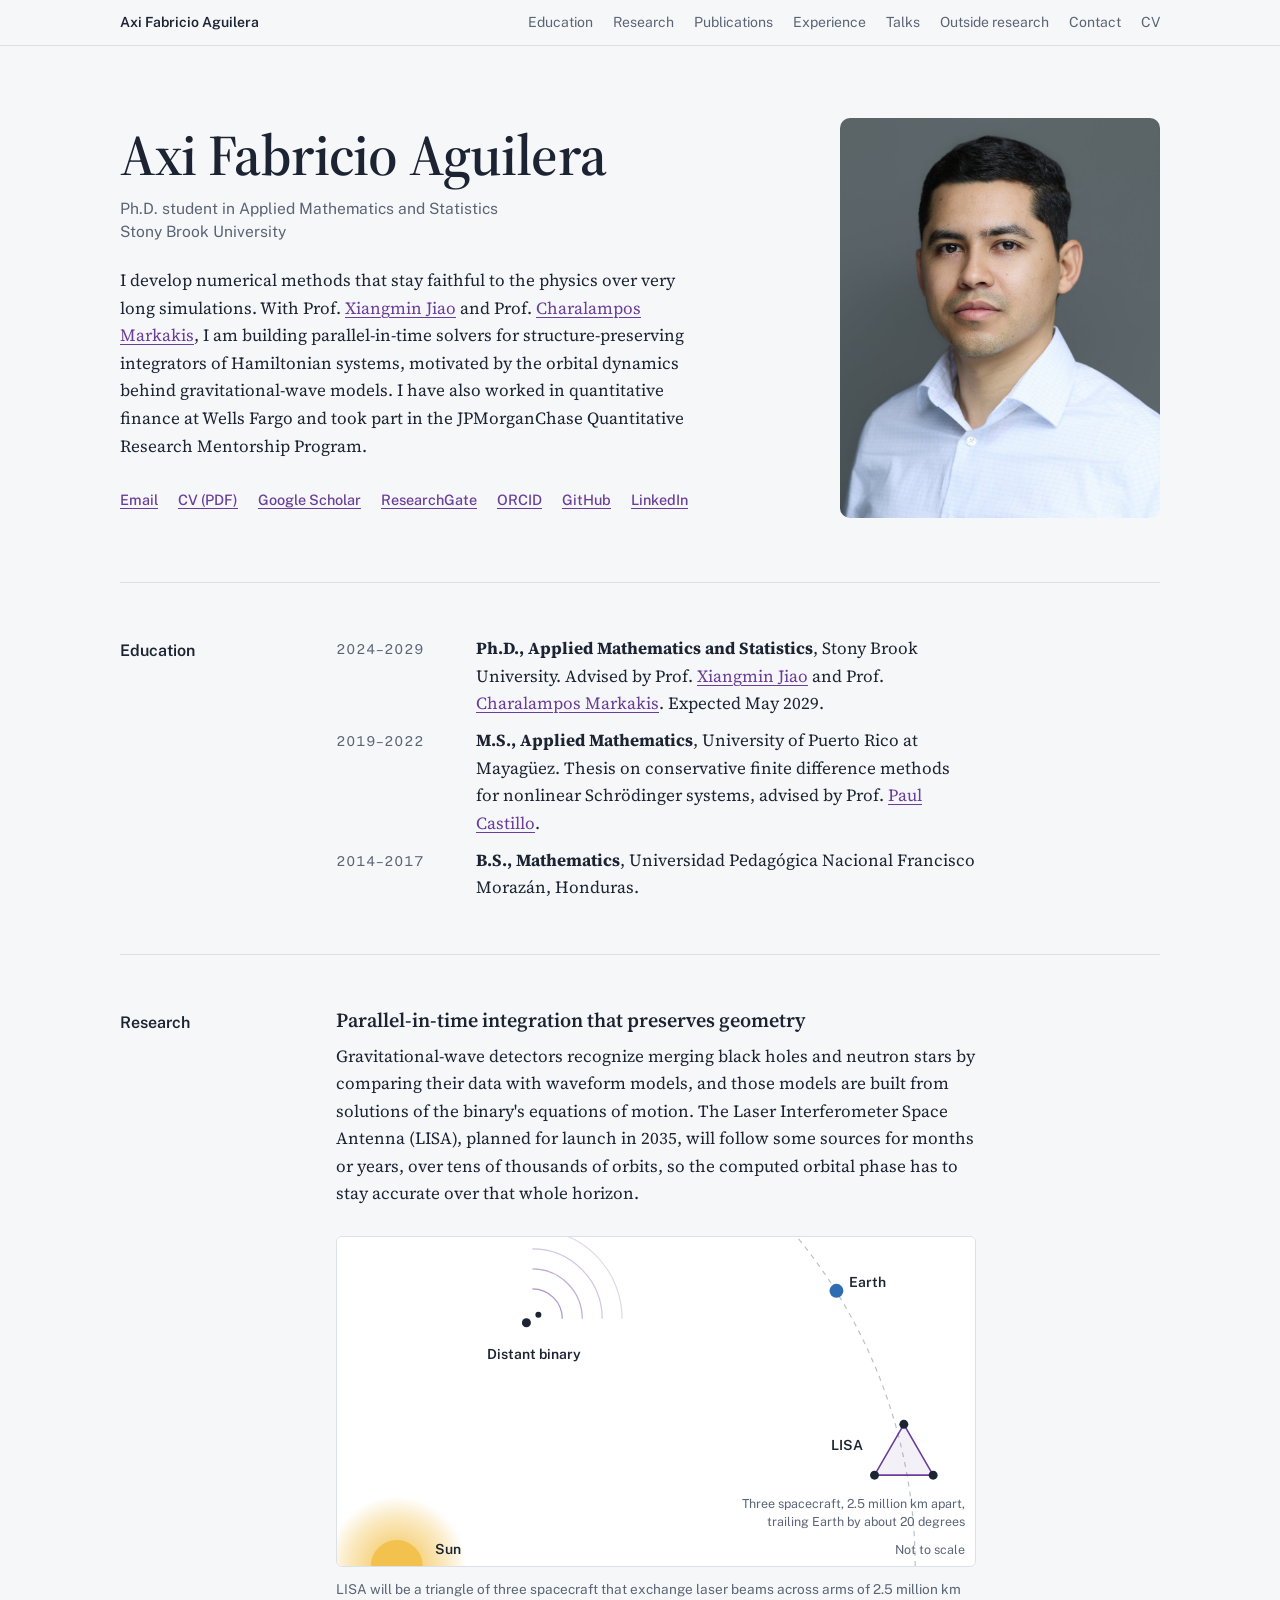
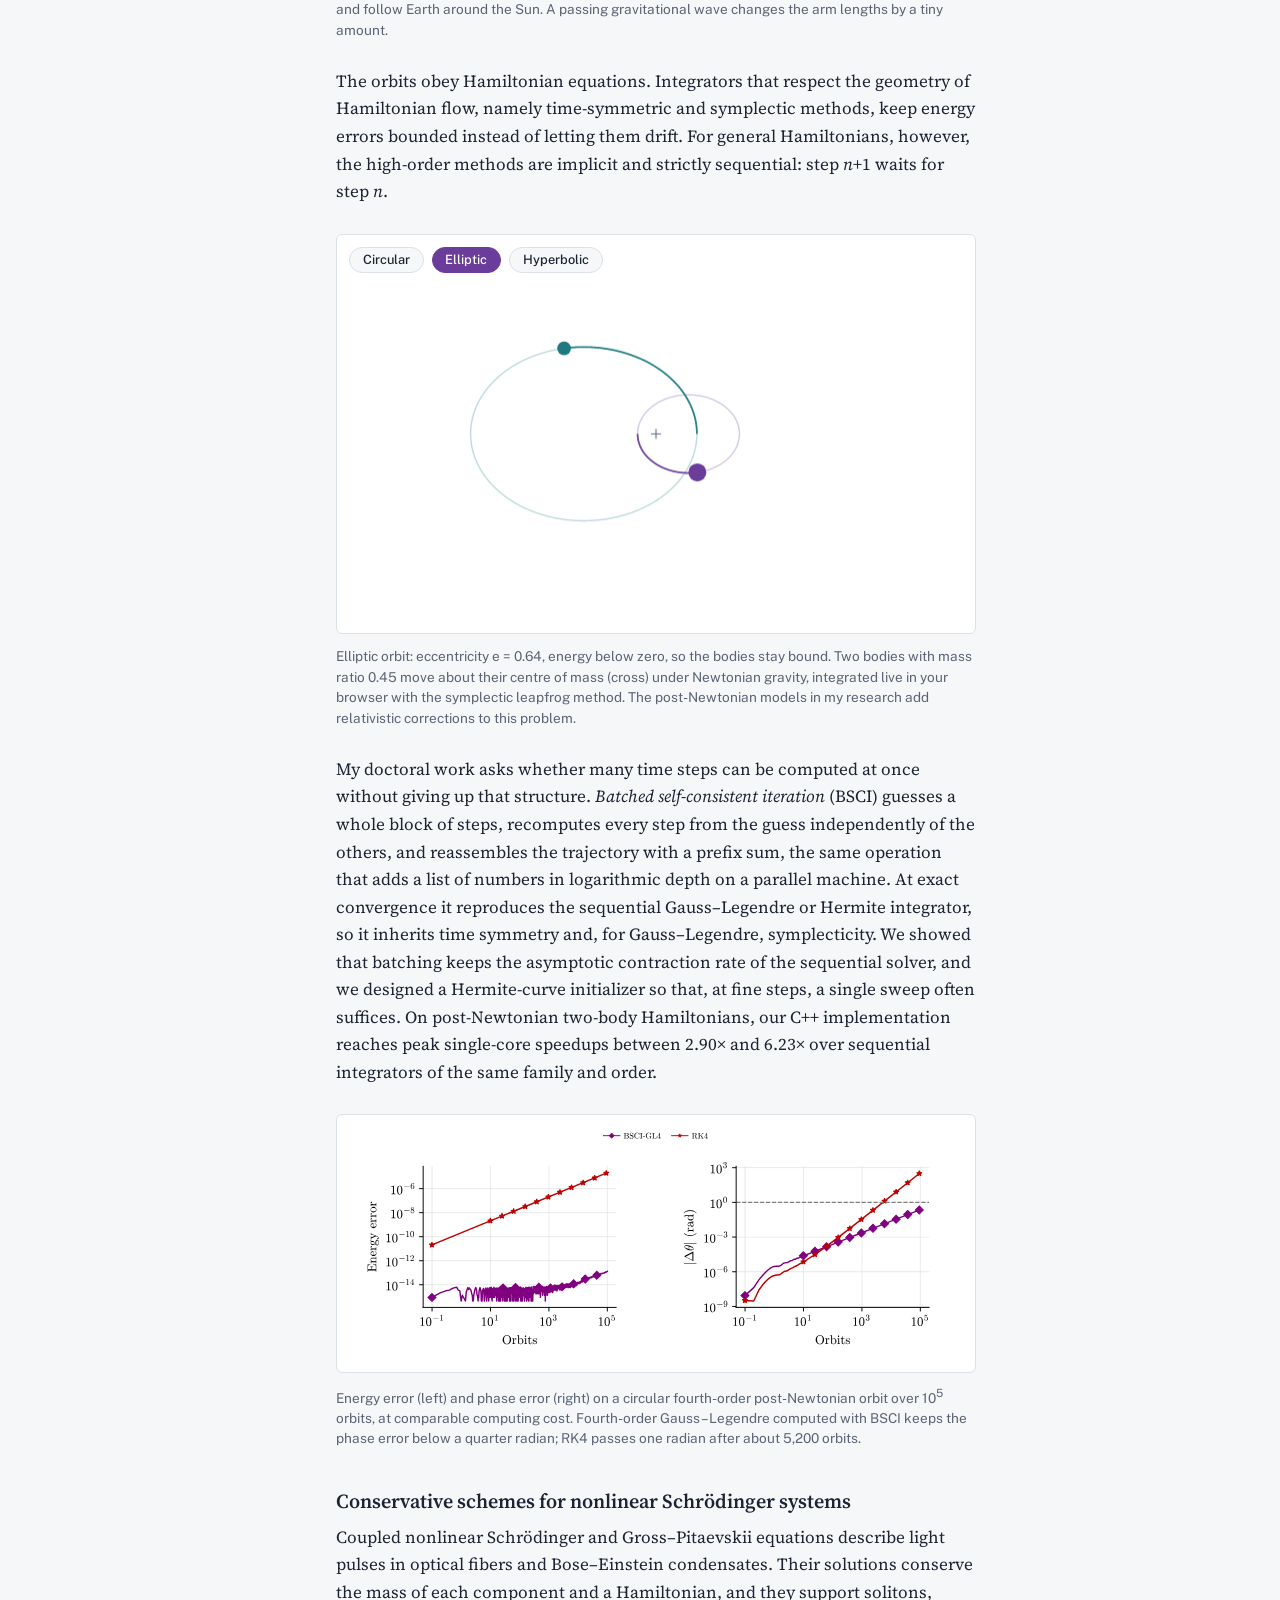
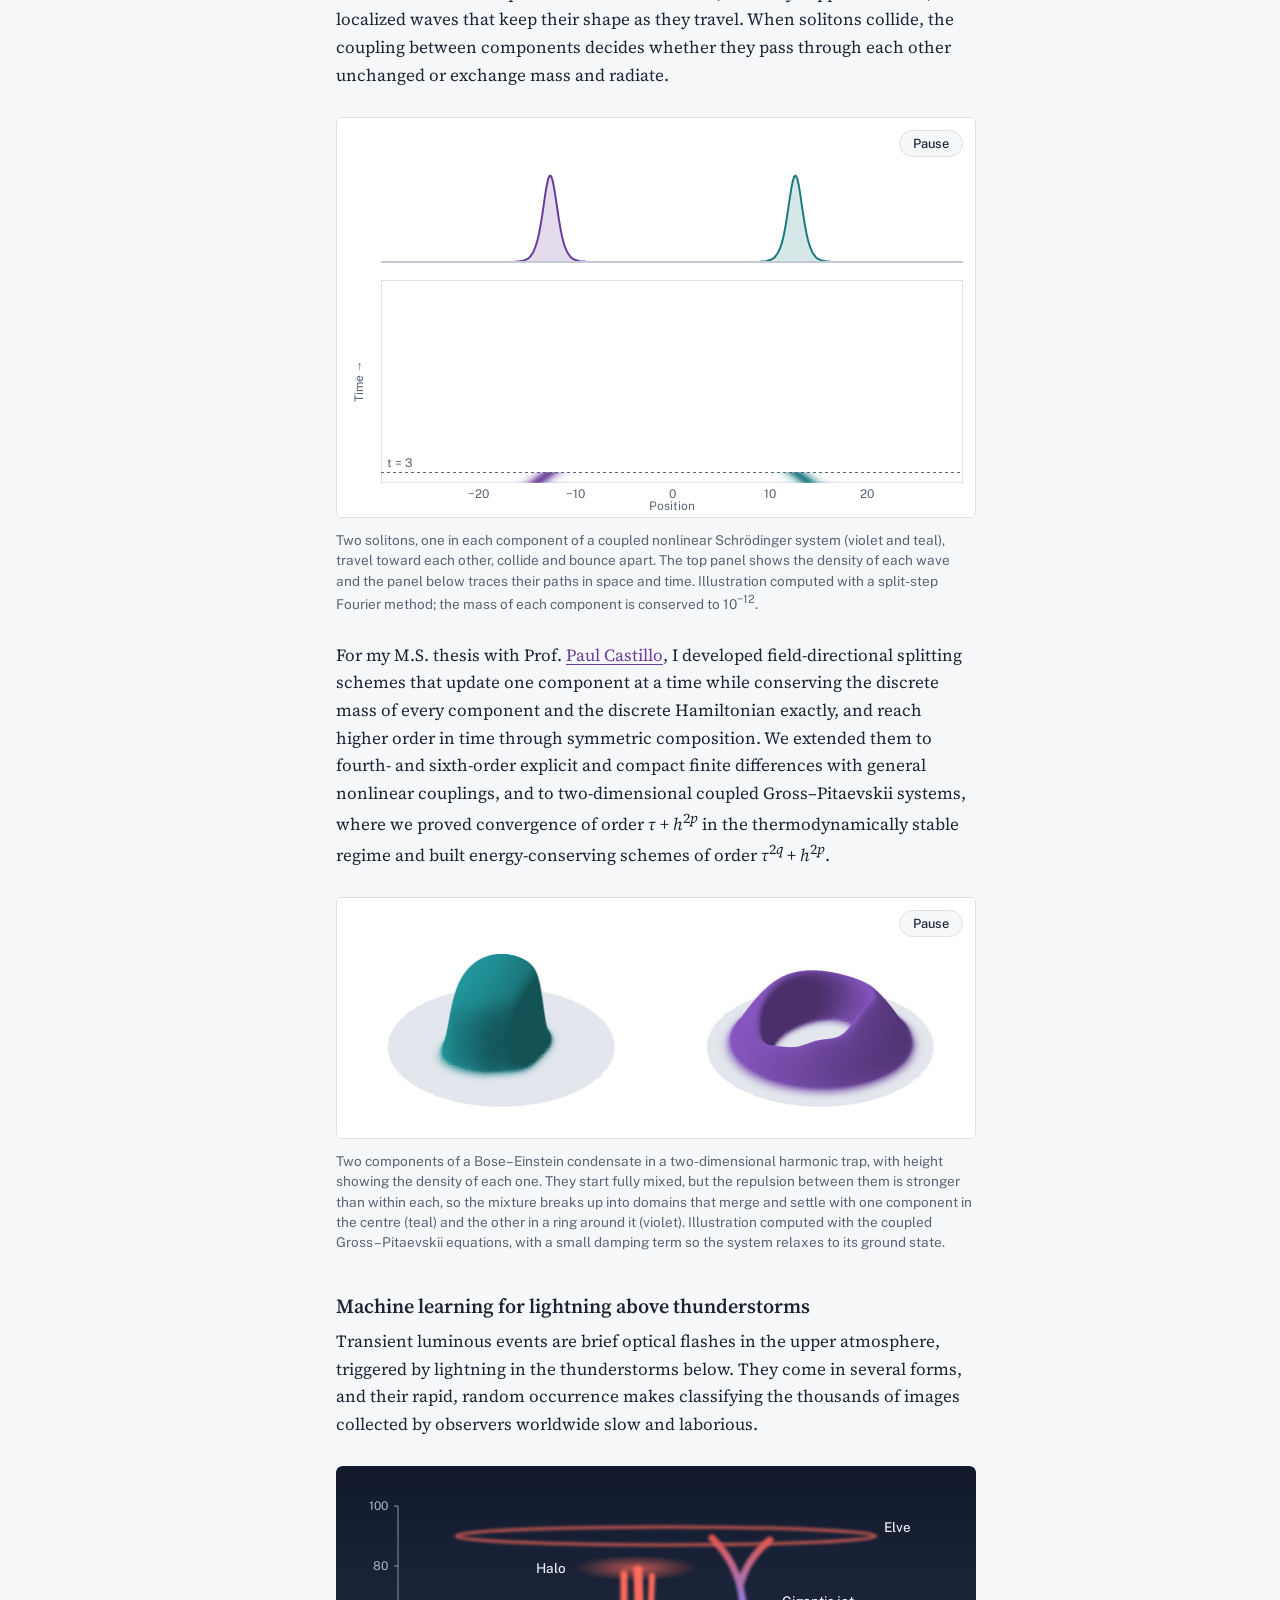
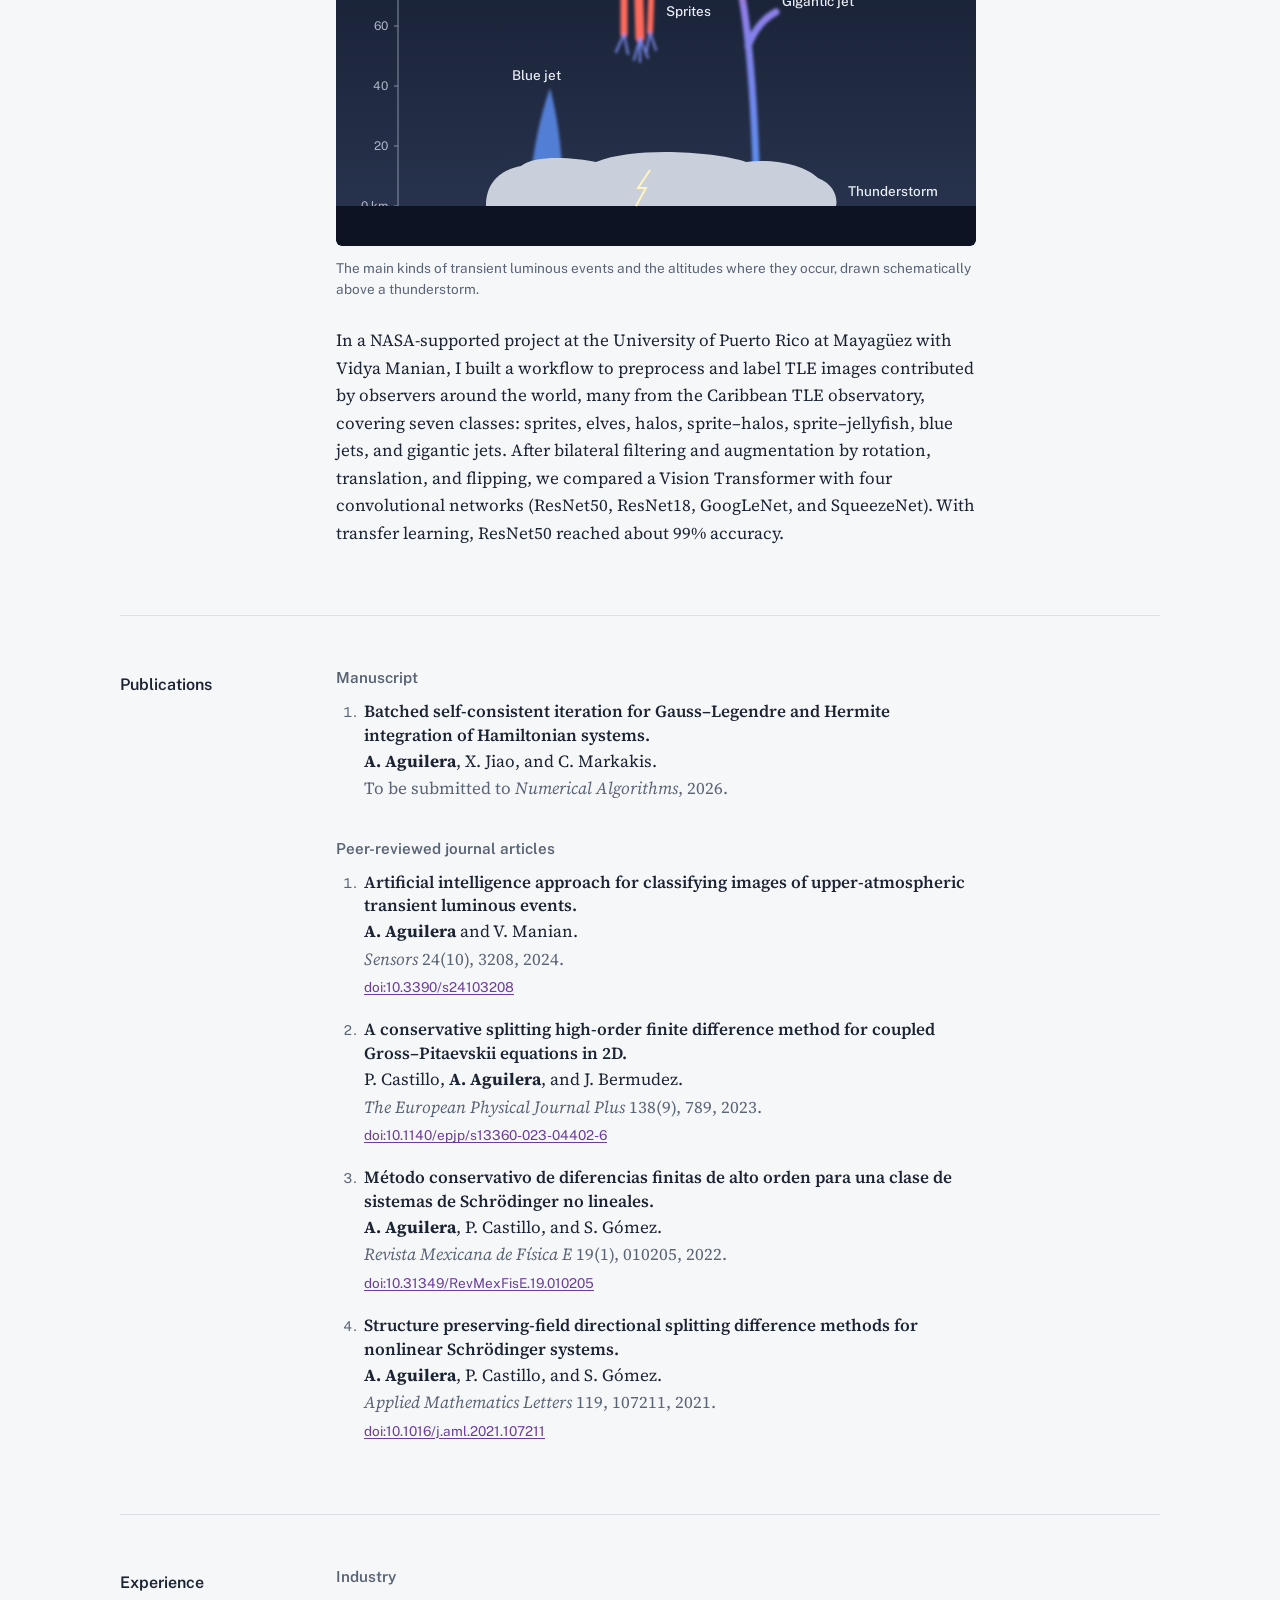
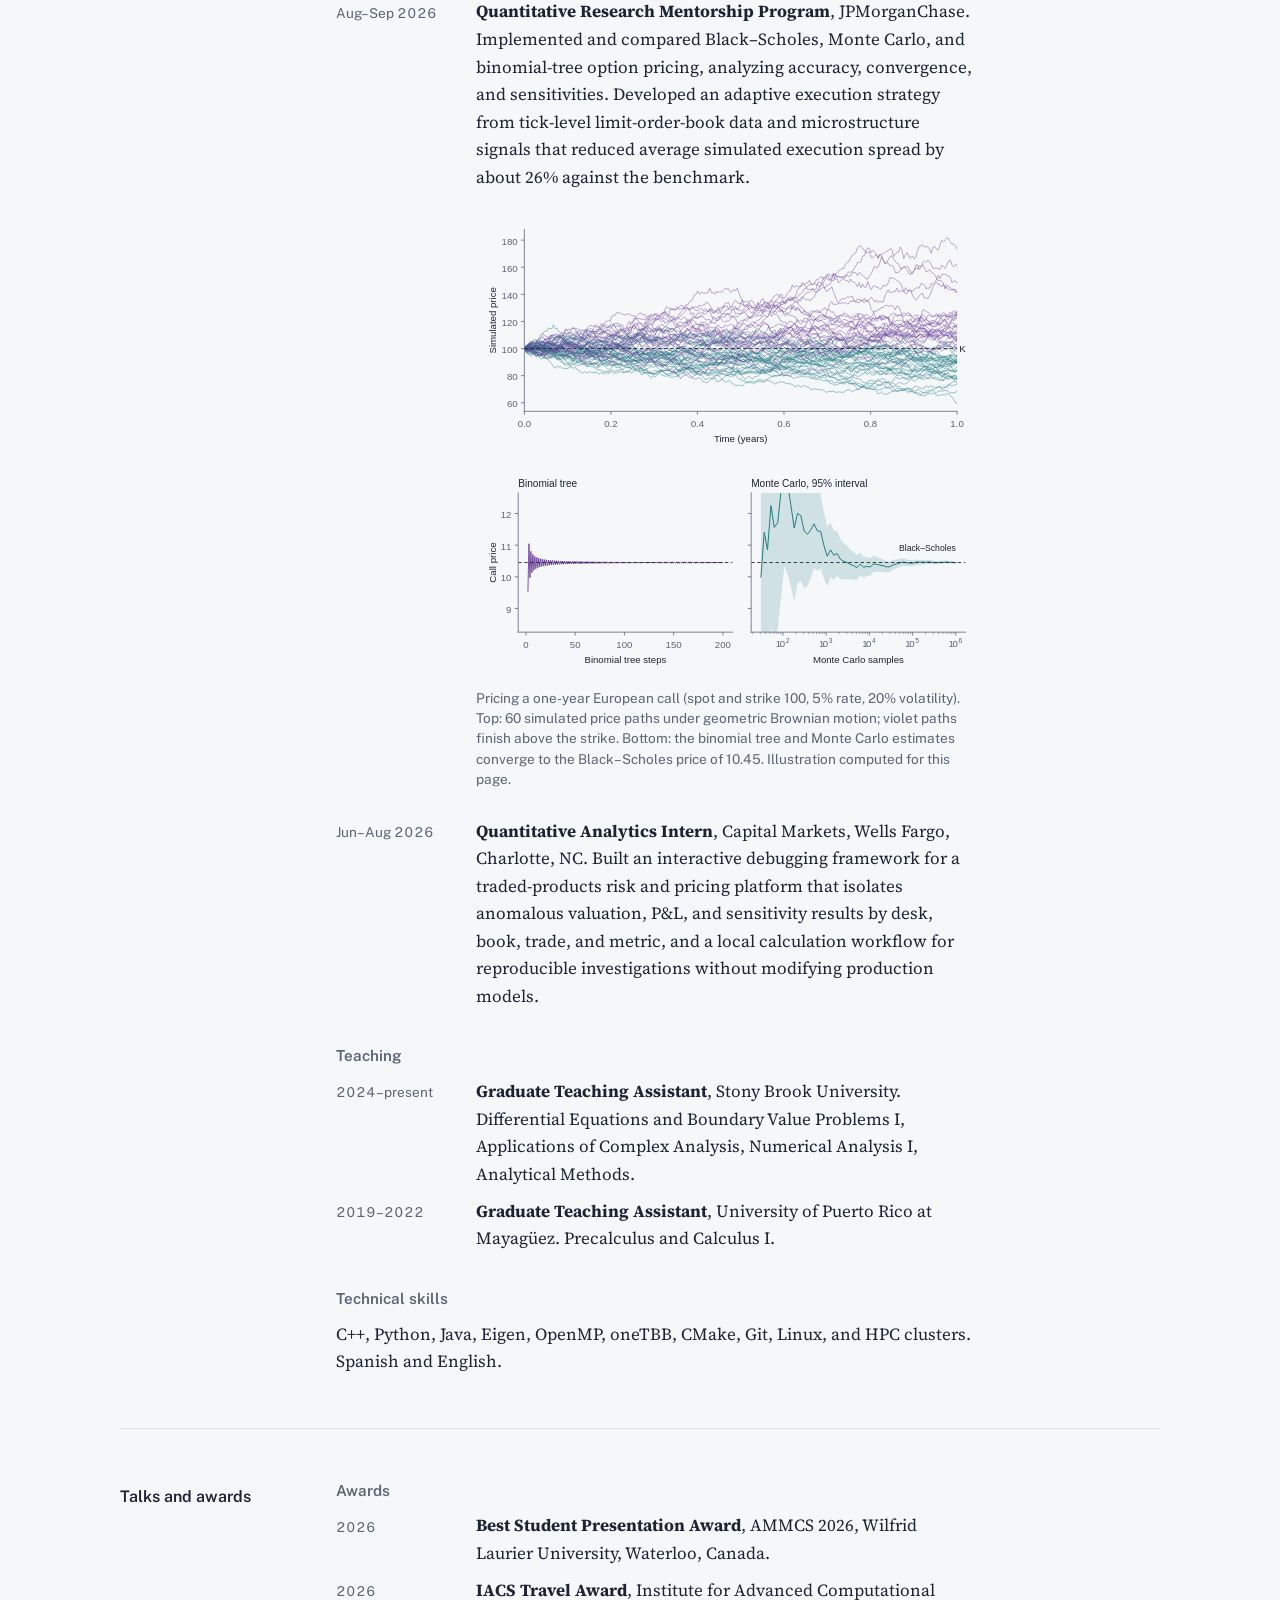
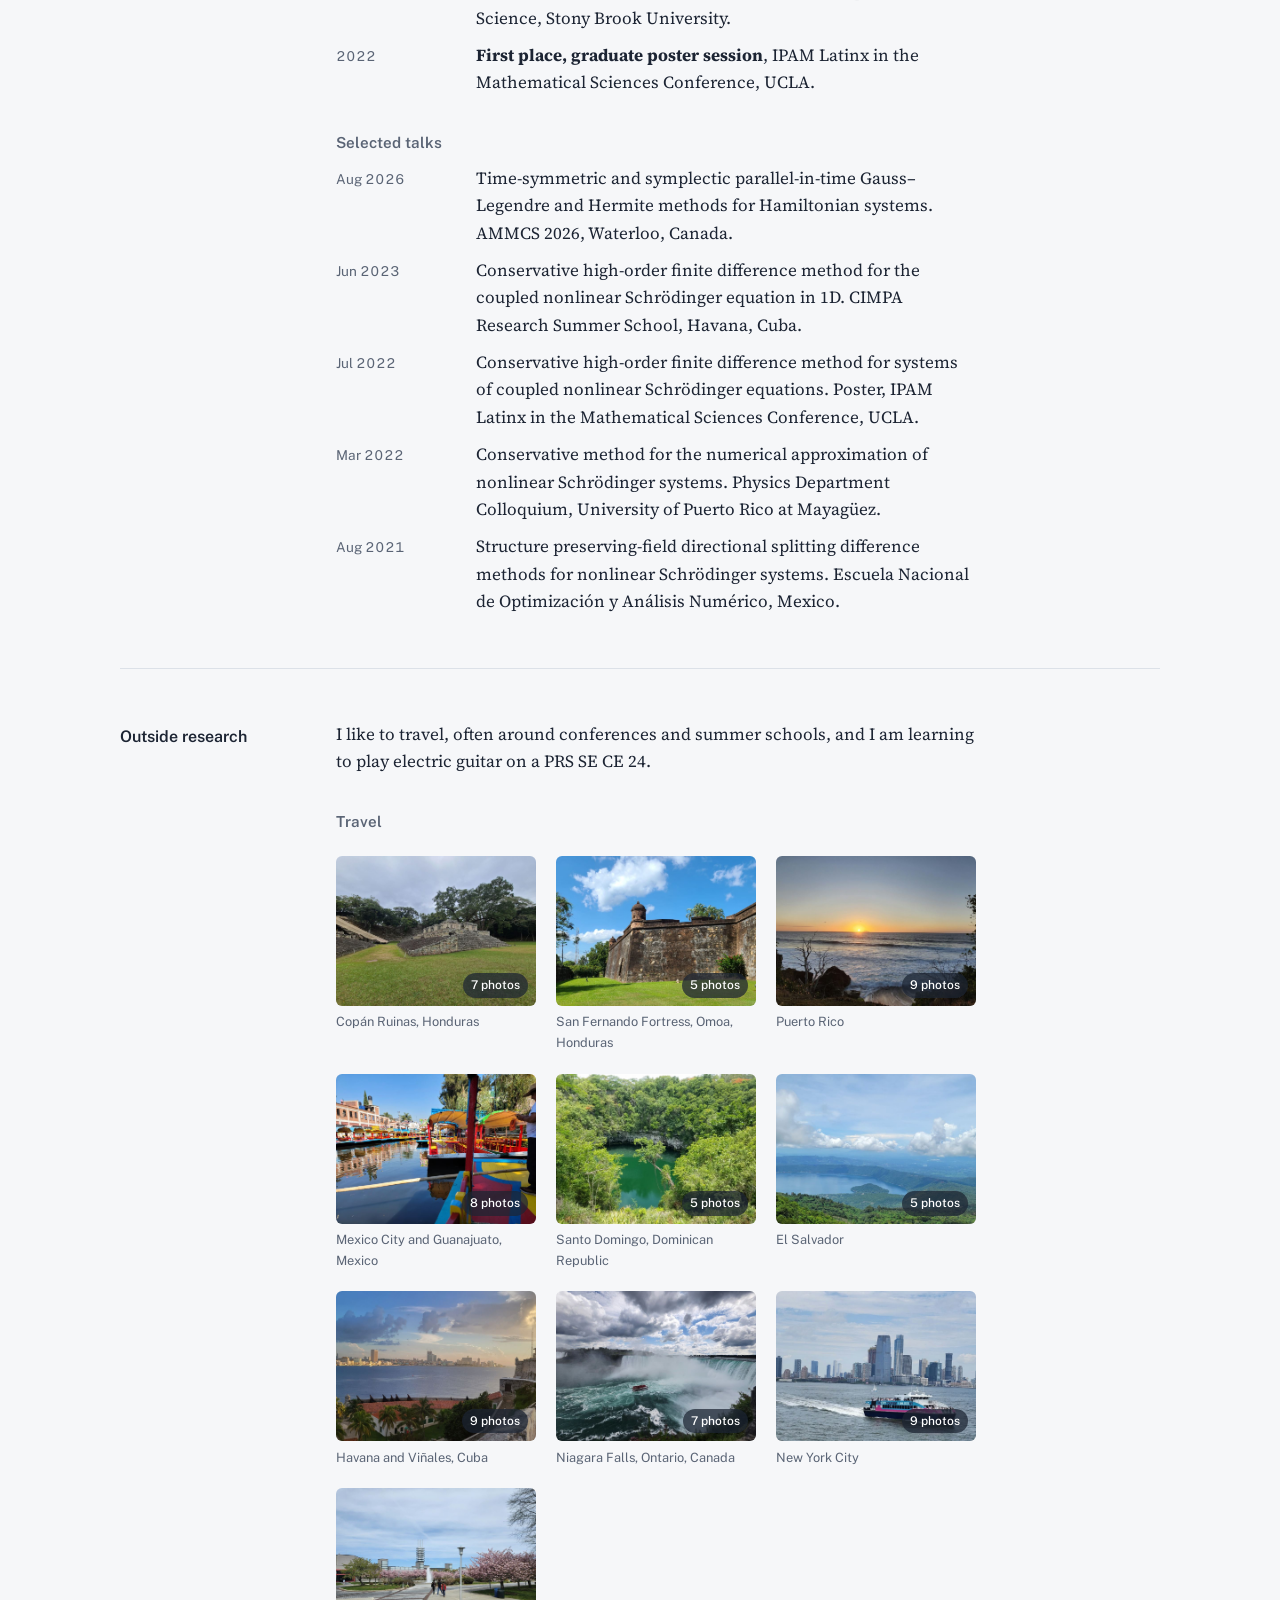
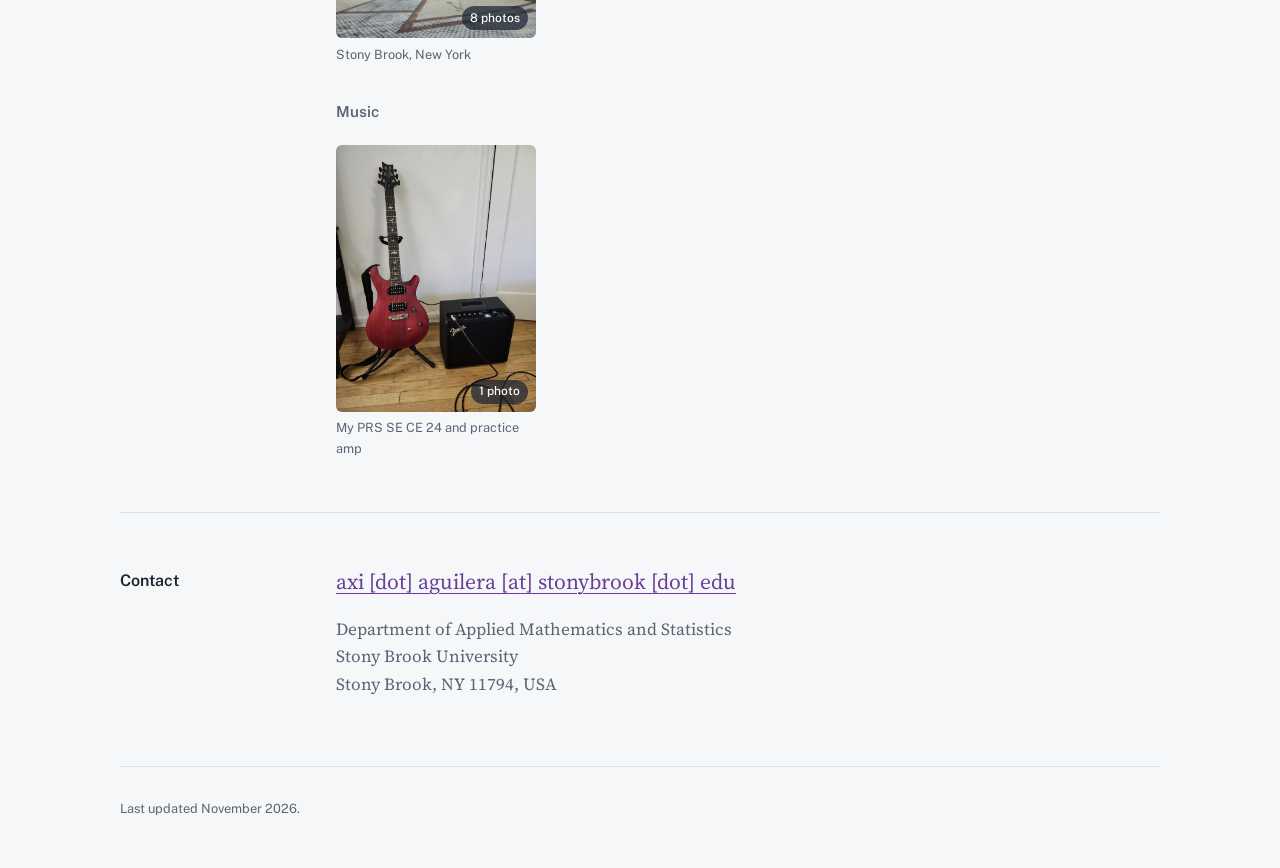
<file: index.html>
<!DOCTYPE html>
<html lang="en">
<head>
  <meta charset="utf-8">
  <meta name="viewport" content="width=device-width, initial-scale=1">
  <title>Axi Fabricio Aguilera · Applied Mathematics, Stony Brook University</title>
  <meta name="description" content="Axi Fabricio Aguilera, Ph.D. student in Applied Mathematics and Statistics at Stony Brook University. Structure-preserving and parallel-in-time numerical methods for Hamiltonian systems.">
  <meta name="author" content="Axi Fabricio Aguilera">
  <link rel="canonical" href="https://axiaguilera.github.io/">
  <meta property="og:type" content="profile">
  <meta property="og:title" content="Axi Fabricio Aguilera">
  <meta property="og:description" content="Ph.D. student in Applied Mathematics and Statistics at Stony Brook University. Structure-preserving and parallel-in-time numerical methods for Hamiltonian systems.">
  <meta property="og:url" content="https://axiaguilera.github.io/">
  <meta property="og:image" content="https://axiaguilera.github.io/assets/img/og-image.jpg">
  <meta property="og:image:width" content="1200">
  <meta property="og:image:height" content="627">
  <meta property="og:image:alt" content="Portrait of Axi Fabricio Aguilera">
  <script type="application/ld+json">
  {
    "@context": "https://schema.org",
    "@type": "Person",
    "name": "Axi Fabricio Aguilera",
    "alternateName": "Axi Aguilera",
    "url": "https://axiaguilera.github.io/",
    "image": "https://axiaguilera.github.io/assets/img/portrait.jpg",
    "jobTitle": "Ph.D. student in Applied Mathematics and Statistics",
    "affiliation": { "@type": "CollegeOrUniversity", "name": "Stony Brook University" },
    "sameAs": [
      "https://scholar.google.com/citations?user=Sgwvb94AAAAJ",
      "https://www.researchgate.net/profile/Axi-Aguilera",
      "https://orcid.org/0000-0003-3400-4774",
      "https://github.com/axiaguilera",
      "https://www.linkedin.com/in/axiaguilera/"
    ]
  }
  </script>
  <link rel="preconnect" href="https://fonts.googleapis.com">
  <link rel="preconnect" href="https://fonts.gstatic.com" crossorigin>
  <link href="https://fonts.googleapis.com/css2?family=Public+Sans:wght@400;500;600&family=Source+Serif+4:ital,opsz,wght@0,8..60,400;0,8..60,600;1,8..60,400&display=swap" rel="stylesheet">
  <link rel="stylesheet" href="assets/css/style.css">
</head>
<body>

<a class="skip" href="#main">Skip to content</a>

<header class="topbar">
  <nav class="topbar-inner" aria-label="Sections">
    <a class="topbar-name" href="#top">Axi Fabricio Aguilera</a>
    <ul>
      <li><a href="#education">Education</a></li>
      <li><a href="#research">Research</a></li>
      <li><a href="#publications">Publications</a></li>
      <li><a href="#experience">Experience</a></li>
      <li><a href="#talks">Talks</a></li>
      <li><a href="#outside">Outside research</a></li>
      <li><a href="#contact">Contact</a></li>
      <li><a href="assets/Axi_Aguilera_CV.pdf">CV</a></li>
    </ul>
  </nav>
</header>

<main id="main">

  <!-- ============================== HERO ============================== -->
  <section class="hero" id="top">
    <div class="hero-text">
      <h1>Axi Fabricio Aguilera</h1>
      <p class="role">Ph.D. student in Applied Mathematics and Statistics<br>Stony Brook University</p>

      <p class="bio">
        I develop numerical methods that stay faithful to the physics over very long simulations.
        With Prof. <a href="https://scholar.google.com/citations?user=BuNo3NMAAAAJ">Xiangmin Jiao</a> and Prof. <a href="https://scholar.google.com/citations?user=BozYQRYAAAAJ">Charalampos Markakis</a>, I am building parallel-in-time solvers for
        structure-preserving integrators of Hamiltonian systems, motivated by the orbital dynamics
        behind gravitational-wave models. I have also worked in quantitative finance at Wells Fargo
        and took part in the JPMorganChase Quantitative Research Mentorship Program.
      </p>

      <ul class="links" aria-label="Profiles and contact">
        <li><a href="#contact" class="js-mail" data-u="axi.aguilera" data-d="stonybrook.edu">Email</a></li>
        <li><a href="assets/Axi_Aguilera_CV.pdf">CV (PDF)</a></li>
        <li><a href="https://scholar.google.com/citations?user=Sgwvb94AAAAJ">Google Scholar</a></li>
        <li><a href="https://www.researchgate.net/profile/Axi-Aguilera">ResearchGate</a></li>
        <li><a href="https://orcid.org/0000-0003-3400-4774">ORCID</a></li>
        <li><a href="https://github.com/axiaguilera">GitHub</a></li>
        <li><a href="https://www.linkedin.com/in/axiaguilera/">LinkedIn</a></li>
      </ul>
    </div>

    <img class="portrait" src="assets/img/portrait.jpg" alt="Portrait of Axi Fabricio Aguilera" width="900" height="1125">
  </section>

  <!-- ============================ EDUCATION =========================== -->
  <section class="block" id="education" aria-labelledby="edu-h">
    <h2 id="edu-h">Education</h2>
    <div class="block-body">
      <dl class="timeline">
        <dt>2024–2029</dt>
        <dd><b>Ph.D., Applied Mathematics and Statistics</b>, Stony Brook University. Advised by Prof. <a href="https://scholar.google.com/citations?user=BuNo3NMAAAAJ">Xiangmin Jiao</a> and Prof. <a href="https://scholar.google.com/citations?user=BozYQRYAAAAJ">Charalampos Markakis</a>. Expected May 2029.</dd>
        <dt>2019–2022</dt>
        <dd><b>M.S., Applied Mathematics</b>, University of Puerto Rico at Mayagüez. Thesis on conservative finite difference methods for nonlinear Schrödinger systems, advised by Prof. <a href="https://scholar.google.com/citations?user=IIhaMikAAAAJ">Paul Castillo</a>.</dd>
        <dt>2014–2017</dt>
        <dd><b>B.S., Mathematics</b>, Universidad Pedagógica Nacional Francisco Morazán, Honduras.</dd>
      </dl>
    </div>
  </section>

  <!-- ============================ RESEARCH ============================ -->
  <section class="block" id="research" aria-labelledby="research-h">
    <h2 id="research-h">Research</h2>
    <div class="block-body">

      <!-- ---------------- BSCI ---------------- -->
      <article class="project">
        <h3>Parallel-in-time integration that preserves geometry</h3>
        <p>
          Gravitational-wave detectors recognize merging black holes and neutron stars by comparing
          their data with waveform models, and those models are built from solutions of the binary's
          equations of motion. The Laser Interferometer Space Antenna (LISA), planned for launch in
          2035, will follow some sources for months or years, over tens of thousands of orbits, so
          the computed orbital phase has to stay accurate over that whole horizon.
        </p>

        <figure class="viz">
          <svg class="lisa" viewBox="0 0 640 330" role="img" aria-labelledby="lisa-title lisa-desc">
            <title id="lisa-title">Schematic of the LISA mission</title>
            <desc id="lisa-desc">The Sun at the lower left, Earth on its orbit, and LISA's triangle of three spacecraft trailing Earth along the same orbit, with laser links along the sides of the triangle. Gravitational waves from a distant binary arrive from the upper left.</desc>
            <defs>
              <radialGradient id="sun-glow" cx="50%" cy="50%" r="50%">
                <stop offset="0%" stop-color="#f2c14e"/>
                <stop offset="70%" stop-color="#f2c14e" stop-opacity="0.35"/>
                <stop offset="100%" stop-color="#f2c14e" stop-opacity="0"/>
              </radialGradient>
            </defs>
            <rect width="640" height="330" fill="#ffffff"/>
            <!-- gravitational waves from a distant binary -->
            <g fill="none" stroke="#6a3d9a" stroke-width="1.2">
              <path d="M 196 52 A 30 30 0 0 1 226 82" opacity="0.55"/>
              <path d="M 196 32 A 50 50 0 0 1 246 82" opacity="0.42"/>
              <path d="M 196 12 A 70 70 0 0 1 266 82" opacity="0.3"/>
              <path d="M 196 -8 A 90 90 0 0 1 286 82" opacity="0.2"/>
            </g>
            <circle cx="190" cy="86" r="4.5" fill="#1c2433"/>
            <circle cx="202" cy="78" r="3" fill="#1c2433"/>
            <text x="150" y="122" class="svg-label">Distant binary</text>
            <!-- Earth orbit, centred on the Sun -->
            <path d="M 580 330 A 520 520 0 0 0 461.5 0" fill="none" stroke="#b9c1cd" stroke-width="1.2" stroke-dasharray="5 5"/>
            <!-- Sun -->
            <circle cx="60" cy="330" r="70" fill="url(#sun-glow)"/>
            <circle cx="60" cy="330" r="26" fill="#f2c14e"/>
            <text x="98" y="318" class="svg-label">Sun</text>
            <!-- Earth -->
            <circle cx="501" cy="54" r="7" fill="#2f6db3"/>
            <text x="514" y="50" class="svg-label">Earth</text>
            <!-- LISA triangle, trailing Earth -->
            <g>
              <polygon points="568.6,187.9 539.2,238.9 598.0,238.9" fill="#6a3d9a" fill-opacity="0.08" stroke="#6a3d9a" stroke-width="1.6"/>
              <circle cx="568.6" cy="187.9" r="4.5" fill="#1c2433"/>
              <circle cx="539.2" cy="238.9" r="4.5" fill="#1c2433"/>
              <circle cx="598.0" cy="238.9" r="4.5" fill="#1c2433"/>
            </g>
            <text x="528" y="214" class="svg-label" text-anchor="end">LISA</text>
            <text x="630" y="272" class="svg-note" text-anchor="end">Three spacecraft, 2.5 million km apart,</text>
            <text x="630" y="290" class="svg-note" text-anchor="end">trailing Earth by about 20 degrees</text>
            <text x="630" y="318" class="svg-note" text-anchor="end">Not to scale</text>
          </svg>
          <figcaption>
            LISA will be a triangle of three spacecraft that exchange laser beams across arms of
            2.5 million km and follow Earth around the Sun. A passing gravitational wave changes the
            arm lengths by a tiny amount.
          </figcaption>
        </figure>

        <p>
          The orbits obey Hamiltonian equations. Integrators that respect the geometry of Hamiltonian
          flow, namely time-symmetric and symplectic methods, keep energy errors bounded instead of
          letting them drift. For general Hamiltonians, however, the high-order methods are implicit
          and strictly sequential: step <i>n</i>+1 waits for step <i>n</i>.
        </p>

        <figure class="viz">
          <div class="twobody">
            <canvas id="twobody-canvas" role="img" aria-label="Two bodies orbiting their common centre of mass."></canvas>
            <div class="twobody-controls" role="group" aria-label="Choose an orbit">
              <button type="button" data-orbit="circular" aria-pressed="false">Circular</button>
              <button type="button" data-orbit="elliptic" aria-pressed="true">Elliptic</button>
              <button type="button" data-orbit="hyperbolic" aria-pressed="false">Hyperbolic</button>
            </div>
          </div>
          <figcaption>
            <span id="twobody-readout">Elliptic orbit.</span>
            Two bodies with mass ratio 0.45 move about their centre of mass (cross) under Newtonian
            gravity, integrated live in your browser with the symplectic leapfrog method. The
            post-Newtonian models in my research add relativistic corrections to this problem.
          </figcaption>
        </figure>

        <p>
          My doctoral work asks whether many time steps can be computed at once without giving up
          that structure. <em>Batched self-consistent iteration</em> (BSCI) guesses a whole block of
          steps, recomputes every step from the guess independently of the others, and reassembles
          the trajectory with a prefix sum, the same operation that adds a list of numbers in
          logarithmic depth on a parallel machine. At exact convergence it reproduces the sequential
          Gauss–Legendre or Hermite integrator, so it inherits time symmetry and, for Gauss–Legendre,
          symplecticity. We showed that batching keeps the asymptotic contraction rate of the
          sequential solver, and we designed a Hermite-curve initializer so that, at fine steps, a
          single sweep often suffices. On post-Newtonian two-body Hamiltonians, our C++
          implementation reaches peak single-core speedups between 2.90× and 6.23× over sequential
          integrators of the same family and order.
        </p>

        <figure class="viz">
          <div class="figure-panel">
            <img class="legend" src="assets/img/research/legend.svg" alt="Legend: BSCI-GL4 in purple, RK4 in red.">
            <div class="pair">
              <img src="assets/img/research/energy-error.svg" alt="Energy error over 100,000 orbits. RK4 drifts steadily while Gauss–Legendre with BSCI stays bounded.">
              <img src="assets/img/research/phase-error.svg" alt="Phase error over 100,000 orbits. RK4 crosses one radian after about 5,200 orbits; Gauss–Legendre with BSCI ends at 0.24 radians.">
            </div>
          </div>
          <figcaption>
            Energy error (left) and phase error (right) on a circular fourth-order post-Newtonian
            orbit over 10<sup>5</sup> orbits, at comparable computing cost. Fourth-order Gauss–Legendre
            computed with BSCI keeps the phase error below a quarter radian; RK4 passes one radian
            after about 5,200 orbits.
          </figcaption>
        </figure>
      </article>

      <!-- ---------------- NLS ---------------- -->
      <article class="project">
        <h3>Conservative schemes for nonlinear Schrödinger systems</h3>
        <p>
          Coupled nonlinear Schrödinger and Gross–Pitaevskii equations describe light pulses in
          optical fibers and Bose–Einstein condensates. Their solutions conserve the mass of each
          component and a Hamiltonian, and they support solitons, localized waves that keep their
          shape as they travel. When solitons collide, the coupling between components decides
          whether they pass through each other unchanged or exchange mass and radiate.
        </p>

        <figure class="viz">
          <div class="anim">
            <canvas id="soliton-canvas" role="img" aria-label="Animation of two solitons, one violet and one teal, moving toward each other along a line. They collide in the middle, bounce off each other and travel back in opposite directions. Below, a space-time plot traces their paths as the animation runs."></canvas>
            <button type="button" class="anim-toggle" id="soliton-play">Pause</button>
          </div>
          <figcaption>
            Two solitons, one in each component of a coupled nonlinear Schrödinger system (violet and
            teal), travel toward each other, collide and bounce apart. The top panel shows the density
            of each wave and the panel below traces their paths in space and time. Illustration
            computed with a split-step Fourier method; the mass of each component is conserved to
            10<sup>−12</sup>.
          </figcaption>
        </figure>

        <p>
          For my M.S. thesis with Prof. <a href="https://scholar.google.com/citations?user=IIhaMikAAAAJ">Paul Castillo</a>, I developed field-directional splitting schemes that
          update one component at a time while conserving the discrete mass of every component and
          the discrete Hamiltonian exactly, and reach higher order in time through symmetric
          composition. We extended them to fourth- and sixth-order explicit and compact finite
          differences with general nonlinear couplings, and to two-dimensional coupled
          Gross–Pitaevskii systems, where we proved convergence of order <i>τ</i> + <i>h</i><sup>2<i>p</i></sup>
          in the thermodynamically stable regime and built energy-conserving schemes of order
          <i>τ</i><sup>2<i>q</i></sup> + <i>h</i><sup>2<i>p</i></sup>.
        </p>

        <figure class="viz">
          <div class="anim" data-video>
            <video muted loop playsinline preload="metadata" poster="assets/img/research/bec-poster.jpg" width="1280" height="480" aria-label="Animation of two overlapping clouds, one teal and one violet, in a trap. They start mixed, break up into irregular domains, and settle with the teal cloud in the centre and the violet cloud forming a ring around it.">
              <source src="assets/img/research/bec-demixing.mp4" type="video/mp4">
            </video>
            <button type="button" class="anim-toggle">Pause</button>
          </div>
          <figcaption>
            Two components of a Bose–Einstein condensate in a two-dimensional harmonic trap, with height
            showing the density of each one. They start fully mixed, but the repulsion between them is
            stronger than within each, so the mixture breaks up into domains that merge and settle with
            one component in the centre (teal) and the other in a ring around it (violet). Illustration
            computed with the coupled Gross–Pitaevskii equations, with a small damping term so the
            system relaxes to its ground state.
          </figcaption>
        </figure>
      </article>

      <!-- ---------------- TLEs ---------------- -->
      <article class="project">
        <h3>Machine learning for lightning above thunderstorms</h3>
        <p>
          Transient luminous events are brief optical flashes in the upper atmosphere, triggered by
          lightning in the thunderstorms below. They come in several forms, and their rapid, random
          occurrence makes classifying the thousands of images collected by observers worldwide slow
          and laborious.
        </p>

        <figure class="viz">
          <svg class="tle" viewBox="0 0 640 380" role="img" aria-labelledby="tle-title tle-desc">
            <title id="tle-title">Types of transient luminous events by altitude</title>
            <desc id="tle-desc">A thunderstorm cloud up to about 15 km. A blue jet rises from the cloud top to about 40 km, a gigantic jet reaches about 90 km, red sprites appear between about 50 and 90 km, a halo glows near 80 km, and an elve forms a wide ring near 90 km.</desc>
            <defs>
              <linearGradient id="night" x1="0" y1="0" x2="0" y2="1">
                <stop offset="0%" stop-color="#121a2c"/>
                <stop offset="100%" stop-color="#2a3550"/>
              </linearGradient>
              <linearGradient id="gj" x1="0" y1="1" x2="0" y2="0">
                <stop offset="0%" stop-color="#5b8def"/>
                <stop offset="70%" stop-color="#8f7ee8"/>
                <stop offset="100%" stop-color="#e2574c"/>
              </linearGradient>
              <radialGradient id="halo-g" cx="50%" cy="50%" r="50%">
                <stop offset="0%" stop-color="#ff6b5c" stop-opacity="0.7"/>
                <stop offset="100%" stop-color="#ff6b5c" stop-opacity="0"/>
              </radialGradient>
              <filter id="soft" x="-20%" y="-20%" width="140%" height="140%"><feGaussianBlur stdDeviation="1.6"/></filter>
            </defs>
            <rect width="640" height="380" fill="url(#night)" rx="6"/>
            <!-- altitude axis: y = 340 - 3 * km -->
            <g class="tle-axis">
              <line x1="62" y1="40" x2="62" y2="340"/>
              <g><line x1="58" y1="340" x2="62" y2="340"/><text x="52" y="344">0 km</text></g>
              <g><line x1="58" y1="280" x2="62" y2="280"/><text x="52" y="284">20</text></g>
              <g><line x1="58" y1="220" x2="62" y2="220"/><text x="52" y="224">40</text></g>
              <g><line x1="58" y1="160" x2="62" y2="160"/><text x="52" y="164">60</text></g>
              <g><line x1="58" y1="100" x2="62" y2="100"/><text x="52" y="104">80</text></g>
              <g><line x1="58" y1="40" x2="62" y2="40"/><text x="52" y="44">100</text></g>
            </g>
            <!-- ground -->
            <path d="M 0 340 H 640 V 374 a 6 6 0 0 1 -6 6 H 6 a 6 6 0 0 1 -6 -6 Z" fill="#0d1322"/>
            <!-- elve: wide ring near 90 km -->
            <ellipse cx="330" cy="70" rx="210" ry="9" fill="none" stroke="#ff6b5c" stroke-width="3" opacity="0.75" filter="url(#soft)"/>
            <!-- halo near 80 km -->
            <ellipse cx="300" cy="102" rx="62" ry="13" fill="url(#halo-g)"/>
            <!-- sprites 50-90 km -->
            <g filter="url(#soft)" stroke-linecap="round">
              <path d="M 288 108 L 288 168" stroke="#ff6b5c" stroke-width="7"/>
              <path d="M 302 104 L 304 172" stroke="#ff6b5c" stroke-width="9"/>
              <path d="M 316 110 L 314 166" stroke="#ff6b5c" stroke-width="6"/>
              <g stroke="#7d8cf0" stroke-width="2" fill="none">
                <path d="M 288 168 l -8 18 m 8 -18 l 4 20"/>
                <path d="M 304 172 l -6 22 m 6 -22 l 8 20 m -8 -20 l 0 24"/>
                <path d="M 314 166 l 6 18 m -6 -18 l -4 22"/>
              </g>
            </g>
            <!-- blue jet up to about 40 km -->
            <path d="M 196 300 C 200 270 206 245 214 222 C 220 245 224 270 226 300 Z" fill="#5b8def" opacity="0.85" filter="url(#soft)"/>
            <!-- gigantic jet up to about 90 km -->
            <path d="M 420 300 C 418 240 414 170 404 120 C 398 96 384 80 376 72 M 404 120 C 410 96 424 82 434 74 M 412 180 C 420 160 432 150 440 146" fill="none" stroke="url(#gj)" stroke-width="7" stroke-linecap="round" filter="url(#soft)"/>
            <!-- thunderstorm, top near 15 km -->
            <path d="M 150 340 C 150 320 160 305 185 300 C 200 288 240 292 260 296 C 300 280 380 286 410 296 C 440 292 470 300 482 312 C 498 318 502 332 500 340 Z" fill="#c9d0db"/>
            <path d="M 300 340 l 10 -18 l -8 0 l 12 -18" fill="none" stroke="#fff4c2" stroke-width="2"/>
            <!-- labels -->
            <g class="tle-label">
              <text x="548" y="66">Elve</text>
              <text x="230" y="107" text-anchor="end">Halo</text>
              <text x="330" y="150">Sprites</text>
              <text x="176" y="214">Blue jet</text>
              <text x="446" y="140">Gigantic jet</text>
              <text x="512" y="330">Thunderstorm</text>
            </g>
          </svg>
          <figcaption>
            The main kinds of transient luminous events and the altitudes where they occur, drawn
            schematically above a thunderstorm.
          </figcaption>
        </figure>

        <p>
          In a NASA-supported project at the University of Puerto Rico at Mayagüez with Vidya Manian,
          I built a workflow to preprocess and label TLE images contributed by observers around the
          world, many from the Caribbean TLE observatory, covering seven classes: sprites, elves,
          halos, sprite–halos, sprite–jellyfish, blue jets, and gigantic jets. After bilateral
          filtering and augmentation by rotation, translation, and flipping, we compared a Vision
          Transformer with four convolutional networks (ResNet50, ResNet18, GoogLeNet, and
          SqueezeNet). With transfer learning, ResNet50 reached about 99% accuracy.
        </p>
        <!-- To show real TLE images, add your own figures from the Sensors article here, e.g.
        <figure class="viz"><img src="assets/img/research/tle-examples.jpg" alt="..."><figcaption>...</figcaption></figure> -->
      </article>

    </div>
  </section>

  <!-- ========================== PUBLICATIONS ========================== -->
  <section class="block" id="publications" aria-labelledby="pubs-h">
    <h2 id="pubs-h">Publications</h2>
    <div class="block-body">

      <h3 class="list-title">Manuscript</h3>
      <ol class="pubs">
        <li>
          <span class="pub-title">Batched self-consistent iteration for Gauss–Legendre and Hermite integration of Hamiltonian systems.</span>
          <span class="pub-authors"><b>A. Aguilera</b>, X. Jiao, and C. Markakis.</span>
          <span class="pub-venue">To be submitted to <i>Numerical Algorithms</i>, 2026.</span>
        </li>
      </ol>

      <h3 class="list-title">Peer-reviewed journal articles</h3>
      <ol class="pubs">
        <li>
          <span class="pub-title">Artificial intelligence approach for classifying images of upper-atmospheric transient luminous events.</span>
          <span class="pub-authors"><b>A. Aguilera</b> and V. Manian.</span>
          <span class="pub-venue"><i>Sensors</i> 24(10), 3208, 2024.</span>
          <a class="doi" href="https://doi.org/10.3390/s24103208">doi:10.3390/s24103208</a>
        </li>
        <li>
          <span class="pub-title">A conservative splitting high-order finite difference method for coupled Gross–Pitaevskii equations in 2D.</span>
          <span class="pub-authors">P. Castillo, <b>A. Aguilera</b>, and J. Bermudez.</span>
          <span class="pub-venue"><i>The European Physical Journal Plus</i> 138(9), 789, 2023.</span>
          <a class="doi" href="https://doi.org/10.1140/epjp/s13360-023-04402-6">doi:10.1140/epjp/s13360-023-04402-6</a>
        </li>
        <li>
          <span class="pub-title">Método conservativo de diferencias finitas de alto orden para una clase de sistemas de Schrödinger no lineales.</span>
          <span class="pub-authors"><b>A. Aguilera</b>, P. Castillo, and S. Gómez.</span>
          <span class="pub-venue"><i>Revista Mexicana de Física E</i> 19(1), 010205, 2022.</span>
          <a class="doi" href="https://doi.org/10.31349/RevMexFisE.19.010205">doi:10.31349/RevMexFisE.19.010205</a>
        </li>
        <li>
          <span class="pub-title">Structure preserving-field directional splitting difference methods for nonlinear Schrödinger systems.</span>
          <span class="pub-authors"><b>A. Aguilera</b>, P. Castillo, and S. Gómez.</span>
          <span class="pub-venue"><i>Applied Mathematics Letters</i> 119, 107211, 2021.</span>
          <a class="doi" href="https://doi.org/10.1016/j.aml.2021.107211">doi:10.1016/j.aml.2021.107211</a>
        </li>
      </ol>
    </div>
  </section>

  <!-- =========================== EXPERIENCE =========================== -->
  <section class="block" id="experience" aria-labelledby="exp-h">
    <h2 id="exp-h">Experience</h2>
    <div class="block-body">

      <h3 class="list-title">Industry</h3>
      <dl class="timeline">
        <dt>Aug–Sep 2026</dt>
        <dd><b>Quantitative Research Mentorship Program</b>, JPMorganChase. Implemented and compared Black–Scholes, Monte Carlo, and binomial-tree option pricing, analyzing accuracy, convergence, and sensitivities. Developed an adaptive execution strategy from tick-level limit-order-book data and microstructure signals that reduced average simulated execution spread by about 26% against the benchmark.</dd>
      </dl>

      <figure class="viz viz-indent">
        <img src="assets/img/industry/mc-paths.svg" alt="Sixty simulated stock price paths over one year, starting at 100. Paths that end above the strike price of 100 are violet; paths that end below it are teal." loading="lazy">
        <img class="viz-second" src="assets/img/industry/pricing-convergence.svg" alt="Left: the binomial-tree price of a European call oscillates and converges to the Black–Scholes price as the number of steps grows. Right: the Monte Carlo estimate converges to the same price, with a 95% confidence band that narrows as the number of samples grows." loading="lazy">
        <figcaption>
          Pricing a one-year European call (spot and strike 100, 5% rate, 20% volatility). Top:
          60 simulated price paths under geometric Brownian motion; violet paths finish above the
          strike. Bottom: the binomial tree and Monte Carlo estimates converge to the Black–Scholes
          price of 10.45. Illustration computed for this page.
        </figcaption>
      </figure>

      <dl class="timeline">
        <dt>Jun–Aug 2026</dt>
        <dd><b>Quantitative Analytics Intern</b>, Capital Markets, Wells Fargo, Charlotte, NC. Built an interactive debugging framework for a traded-products risk and pricing platform that isolates anomalous valuation, P&amp;L, and sensitivity results by desk, book, trade, and metric, and a local calculation workflow for reproducible investigations without modifying production models.</dd>
      </dl>

      <h3 class="list-title">Teaching</h3>
      <dl class="timeline">
        <dt>2024–present</dt>
        <dd><b>Graduate Teaching Assistant</b>, Stony Brook University. Differential Equations and Boundary Value Problems I, Applications of Complex Analysis, Numerical Analysis I, Analytical Methods.</dd>
        <dt>2019–2022</dt>
        <dd><b>Graduate Teaching Assistant</b>, University of Puerto Rico at Mayagüez. Precalculus and Calculus I.</dd>
      </dl>

      <h3 class="list-title">Technical skills</h3>
      <p class="tools">C++, Python, Java, Eigen, OpenMP, oneTBB, CMake, Git, Linux, and HPC clusters. Spanish and English.</p>
    </div>
  </section>

  <!-- ======================== TALKS AND AWARDS ======================== -->
  <section class="block" id="talks" aria-labelledby="talks-h">
    <h2 id="talks-h">Talks and awards</h2>
    <div class="block-body">

      <h3 class="list-title">Awards</h3>
      <dl class="timeline">
        <dt>2026</dt>
        <dd><b>Best Student Presentation Award</b>, AMMCS 2026, Wilfrid Laurier University, Waterloo, Canada.</dd>
        <dt>2026</dt>
        <dd><b>IACS Travel Award</b>, Institute for Advanced Computational Science, Stony Brook University.</dd>
        <dt>2022</dt>
        <dd><b>First place, graduate poster session</b>, IPAM Latinx in the Mathematical Sciences Conference, UCLA.</dd>
      </dl>

      <h3 class="list-title">Selected talks</h3>
      <dl class="timeline">
        <dt>Aug 2026</dt>
        <dd>Time-symmetric and symplectic parallel-in-time Gauss–Legendre and Hermite methods for Hamiltonian systems. AMMCS 2026, Waterloo, Canada.</dd>
        <dt>Jun 2023</dt>
        <dd>Conservative high-order finite difference method for the coupled nonlinear Schrödinger equation in 1D. CIMPA Research Summer School, Havana, Cuba.</dd>
        <dt>Jul 2022</dt>
        <dd>Conservative high-order finite difference method for systems of coupled nonlinear Schrödinger equations. Poster, IPAM Latinx in the Mathematical Sciences Conference, UCLA.</dd>
        <dt>Mar 2022</dt>
        <dd>Conservative method for the numerical approximation of nonlinear Schrödinger systems. Physics Department Colloquium, University of Puerto Rico at Mayagüez.</dd>
        <dt>Aug 2021</dt>
        <dd>Structure preserving-field directional splitting difference methods for nonlinear Schrödinger systems. Escuela Nacional de Optimización y Análisis Numérico, Mexico.</dd>
      </dl>
    </div>
  </section>

  <!-- ======================== OUTSIDE RESEARCH ======================== -->
  <section class="block" id="outside" aria-labelledby="outside-h">
    <h2 id="outside-h">Outside research</h2>
    <div class="block-body">
      <p>
        I like to travel, often around conferences and summer schools, and I am learning to play
        electric guitar on a PRS SE CE 24.
      </p>

      <!-- ALBUMS. One <figure class="album"> per place. To add one:
           1. Make a folder, e.g. assets/img/travel/my-trip/, with photos 01.jpg, 02.jpg, ...
              (JPG, about 1600 px on the long side, under 500 KB each) and a cover.jpg (4:3, about 900 px wide).
           2. Copy any album block below, change the folder, the caption (place, year), and the <li> lines.
              The text inside <a> describes the photo for screen readers; data-caption is optional and is
              shown under the photo in the viewer. The photo count is computed automatically. -->
      <h3 class="list-title">Travel</h3>
      <div class="gallery">
        <figure class="photo album">
          <button type="button" class="photo-frame album-cover">
            <img src="assets/img/travel/copan/cover.jpg" alt="" loading="lazy">
            <span class="album-count"></span>
          </button>
          <figcaption>Copán Ruinas, Honduras</figcaption>
          <ul class="album-items">
            <li><a href="assets/img/travel/copan/01.jpg" data-caption="The Great Plaza">Grass plaza in front of a stepped Maya temple at Copán</a></li>
            <li><a href="assets/img/travel/copan/02.jpg" data-caption="Replica of the Rosalila temple">Full-size red replica of a Maya temple decorated with masks, inside a museum</a></li>
            <li><a href="assets/img/travel/copan/03.jpg" data-caption="Scarlet macaws, the national bird of Honduras">Two scarlet macaws and a green macaw perched on branches</a></li>
            <li><a href="assets/img/travel/copan/04.jpg" data-caption="The Hieroglyphic Stairway">Carved stone stairway under a protective canopy, with a stela in front</a></li>
            <li><a href="assets/img/travel/copan/05.jpg">Stone temple platform at the edge of a lawn, surrounded by tall trees</a></li>
            <li><a href="assets/img/travel/copan/06.jpg">Round stone altar carved with Maya glyphs</a></li>
            <li><a href="assets/img/travel/copan/07.jpg">Ruined stone structures and trees on a grassy slope</a></li>
          </ul>
        </figure>
        <figure class="photo album">
          <button type="button" class="photo-frame album-cover">
            <img src="assets/img/travel/omoa/cover.jpg" alt="" loading="lazy">
            <span class="album-count"></span>
          </button>
          <figcaption>San Fernando Fortress, Omoa, Honduras</figcaption>
          <ul class="album-items">
            <li><a href="assets/img/travel/omoa/01.jpg">Stone walls and a corner watchtower of a colonial fortress under a blue sky</a></li>
            <li><a href="assets/img/travel/omoa/02.jpg">Inner courtyard of the fortress with a row of old cannons on the grass</a></li>
            <li><a href="assets/img/travel/omoa/03.jpg">Top of the fortress wall with a sentry box overlooking green lawns</a></li>
            <li><a href="assets/img/travel/omoa/04.jpg">Stone path through an arched gate in the fortress walls</a></li>
            <li><a href="assets/img/travel/omoa/05.jpg" data-caption="The Caribbean coast at Omoa">Caribbean coast with palm trees seen from a wooden veranda</a></li>
          </ul>
        </figure>
        <figure class="photo album">
          <button type="button" class="photo-frame album-cover">
            <img src="assets/img/travel/puerto-rico/cover.jpg" alt="" loading="lazy">
            <span class="album-count"></span>
          </button>
          <figcaption>Puerto Rico</figcaption>
          <ul class="album-items">
            <li><a href="assets/img/travel/puerto-rico/01.jpg">Sun setting over the ocean behind rocks and shrubs</a></li>
            <li><a href="assets/img/travel/puerto-rico/02.jpg" data-caption="El Morro, Old San Juan">Grassy esplanade leading to a stone fort by the sea at sunset</a></li>
            <li><a href="assets/img/travel/puerto-rico/03.jpg">Narrow waterfall falling into a pool between rocky, forested walls</a></li>
            <li><a href="assets/img/travel/puerto-rico/04.jpg">Turquoise water between limestone cliffs on a sunny day</a></li>
            <li><a href="assets/img/travel/puerto-rico/05.jpg" data-caption="Salt flats in Cabo Rojo">Pink salt flats under a deep blue sky</a></li>
            <li><a href="assets/img/travel/puerto-rico/06.jpg">Calm lake with green hills and a tree in the foreground</a></li>
            <li><a href="assets/img/travel/puerto-rico/07.jpg" data-caption="Tótem Telúrico, Old San Juan">Tall carved totem sculpture on a plaza against the sky</a></li>
            <li><a href="assets/img/travel/puerto-rico/08.jpg">Golden sunset over a calm sea</a></li>
            <li><a href="assets/img/travel/puerto-rico/09.jpg">Illuminated plaza with a fountain and a church at night</a></li>
          </ul>
        </figure>
        <figure class="photo album">
          <button type="button" class="photo-frame album-cover">
            <img src="assets/img/travel/mexico/cover.jpg" alt="" loading="lazy">
            <span class="album-count"></span>
          </button>
          <figcaption>Mexico City and Guanajuato, Mexico</figcaption>
          <ul class="album-items">
            <li><a href="assets/img/travel/mexico/01.jpg" data-caption="Trajineras in Xochimilco">Brightly painted wooden boats lined up along a canal</a></li>
            <li><a href="assets/img/travel/mexico/02.jpg" data-caption="Pyramid of the Sun, Teotihuacan">Large stepped pyramid with visitors in front</a></li>
            <li><a href="assets/img/travel/mexico/03.jpg" data-caption="Guanajuato">Colonial city with a pink stone church among green hills</a></li>
            <li><a href="assets/img/travel/mexico/04.jpg" data-caption="Templo de La Valenciana">Baroque pink stone church with a bell tower under a blue sky</a></li>
            <li><a href="assets/img/travel/mexico/05.jpg">Interior of a baroque church with a gilded altarpiece</a></li>
            <li><a href="assets/img/travel/mexico/06.jpg">Street view of a hillside town from a rooftop</a></li>
            <li><a href="assets/img/travel/mexico/07.jpg" data-caption="CIMAT, where I attended EMALCA">Sign of the Centro de Investigación en Matemáticas</a></li>
            <li><a href="assets/img/travel/mexico/08.jpg">Table of cacao beans and clay bowls at a market</a></li>
          </ul>
        </figure>
        <figure class="photo album">
          <button type="button" class="photo-frame album-cover">
            <img src="assets/img/travel/dominican-republic/cover.jpg" alt="" loading="lazy">
            <span class="album-count"></span>
          </button>
          <figcaption>Santo Domingo, Dominican Republic</figcaption>
          <ul class="album-items">
            <li><a href="assets/img/travel/dominican-republic/01.jpg" data-caption="Los Tres Ojos">Green lagoon at the bottom of a forested sinkhole</a></li>
            <li><a href="assets/img/travel/dominican-republic/02.jpg" data-caption="Los Tres Ojos">Cave opening with hanging roots framing a green lagoon</a></li>
            <li><a href="assets/img/travel/dominican-republic/03.jpg">Plaza with a statue and colonial buildings at night</a></li>
            <li><a href="assets/img/travel/dominican-republic/04.jpg">Street lined with colorful paintings for sale</a></li>
            <li><a href="assets/img/travel/dominican-republic/05.jpg">Paintings of a dog in sunglasses and a woman in a headscarf</a></li>
          </ul>
        </figure>
        <figure class="photo album">
          <button type="button" class="photo-frame album-cover">
            <img src="assets/img/travel/el-salvador/cover.jpg" alt="" loading="lazy">
            <span class="album-count"></span>
          </button>
          <figcaption>El Salvador</figcaption>
          <ul class="album-items">
            <li><a href="assets/img/travel/el-salvador/01.jpg" data-caption="Lake Coatepeque">Crater lake surrounded by green hills under clouds</a></li>
            <li><a href="assets/img/travel/el-salvador/02.jpg">Jet ski crossing a wide lake below cloudy mountains</a></li>
            <li><a href="assets/img/travel/el-salvador/03.jpg" data-caption="Izalco volcano">Cone-shaped volcano rising above green fields</a></li>
            <li><a href="assets/img/travel/el-salvador/04.jpg">Sea of clouds over a valley, framed by pine trees</a></li>
            <li><a href="assets/img/travel/el-salvador/05.jpg">Tree trunk painted with colorful patterns</a></li>
          </ul>
        </figure>
        <figure class="photo album">
          <button type="button" class="photo-frame album-cover">
            <img src="assets/img/travel/cuba/cover.jpg" alt="" loading="lazy">
            <span class="album-count"></span>
          </button>
          <figcaption>Havana and Viñales, Cuba</figcaption>
          <ul class="album-items">
            <li><a href="assets/img/travel/cuba/01.jpg" data-caption="Havana from across the bay">Havana skyline across the bay at sunset, seen from the fortress</a></li>
            <li><a href="assets/img/travel/cuba/02.jpg">Pink classic convertible parked by the road near the sea</a></li>
            <li><a href="assets/img/travel/cuba/03.jpg" data-caption="Viñales Valley">Green valley with limestone hills and palm trees</a></li>
            <li><a href="assets/img/travel/cuba/04.jpg">Sun setting over the sea behind dark rocks</a></li>
            <li><a href="assets/img/travel/cuba/05.jpg" data-caption="University of Havana">Neoclassical university buildings around a staircase and a statue</a></li>
            <li><a href="assets/img/travel/cuba/06.jpg" data-caption="Plaza de San Francisco de Asís">Cobblestone square with a church tower and colonial buildings</a></li>
            <li><a href="assets/img/travel/cuba/07.jpg" data-caption="El Capitolio">Domed neoclassical capitol building</a></li>
            <li><a href="assets/img/travel/cuba/08.jpg">Stone fortress walls along the coast under a blue sky</a></li>
            <li><a href="assets/img/travel/cuba/09.jpg" data-caption="Gran Teatro de La Habana">Ornate theater building illuminated at night</a></li>
          </ul>
        </figure>
        <figure class="photo album">
          <button type="button" class="photo-frame album-cover">
            <img src="assets/img/travel/niagara/cover.jpg" alt="" loading="lazy">
            <span class="album-count"></span>
          </button>
          <figcaption>Niagara Falls, Ontario, Canada</figcaption>
          <ul class="album-items">
            <li><a href="assets/img/travel/niagara/01.jpg" data-caption="Horseshoe Falls">Horseshoe-shaped waterfall with mist and a red tour boat</a></li>
            <li><a href="assets/img/travel/niagara/02.jpg">Waterfall and river seen through green trees on a sunny day</a></li>
            <li><a href="assets/img/travel/niagara/03.jpg">Wide waterfall beside a lawn, with a bridge in the distance</a></li>
            <li><a href="assets/img/travel/niagara/04.jpg">Close view of falling water from the edge of the falls</a></li>
            <li><a href="assets/img/travel/niagara/05.jpg">Curving waterfall with spray under dramatic clouds</a></li>
            <li><a href="assets/img/travel/niagara/06.jpg">Churning water below the falls seen from a boat</a></li>
            <li><a href="assets/img/travel/niagara/07.jpg">Gorge with waterfalls and green banks</a></li>
          </ul>
        </figure>
        <figure class="photo album">
          <button type="button" class="photo-frame album-cover">
            <img src="assets/img/travel/new-york/cover.jpg" alt="" loading="lazy">
            <span class="album-count"></span>
          </button>
          <figcaption>New York City</figcaption>
          <ul class="album-items">
            <li><a href="assets/img/travel/new-york/01.jpg">Ferry crossing the harbor in front of the Manhattan skyline</a></li>
            <li><a href="assets/img/travel/new-york/02.jpg" data-caption="Statue of Liberty">Statue of Liberty on its island seen from the water</a></li>
            <li><a href="assets/img/travel/new-york/03.jpg" data-caption="Central Park">Twin-towered building reflected in a lake in Central Park</a></li>
            <li><a href="assets/img/travel/new-york/04.jpg">Skyscrapers seen across a lake through trees</a></li>
            <li><a href="assets/img/travel/new-york/05.jpg">Avenue leading to the Empire State Building</a></li>
            <li><a href="assets/img/travel/new-york/06.jpg">Sun setting at the end of a city street between tall buildings</a></li>
            <li><a href="assets/img/travel/new-york/07.jpg" data-caption="Times Square">Crowds under the bright screens of Times Square</a></li>
            <li><a href="assets/img/travel/new-york/08.jpg" data-caption="Charging Bull">Bronze bull statue surrounded by visitors</a></li>
            <li><a href="assets/img/travel/new-york/09.jpg" data-caption="American Museum of Natural History">Tyrannosaurus skeleton in a museum hall</a></li>
          </ul>
        </figure>
        <figure class="photo album">
          <button type="button" class="photo-frame album-cover">
            <img src="assets/img/travel/stony-brook/cover.jpg" alt="" loading="lazy">
            <span class="album-count"></span>
          </button>
          <figcaption>Stony Brook, New York</figcaption>
          <ul class="album-items">
            <li><a href="assets/img/travel/stony-brook/01.jpg" data-caption="Stony Brook University in spring">Campus walkway with cherry blossoms and a fountain</a></li>
            <li><a href="assets/img/travel/stony-brook/02.jpg">Pink cherry trees in bloom over a green lawn</a></li>
            <li><a href="assets/img/travel/stony-brook/03.jpg">Calm harbor reflecting the sky and trees</a></li>
            <li><a href="assets/img/travel/stony-brook/04.jpg">Lavender garden in front of university buildings</a></li>
            <li><a href="assets/img/travel/stony-brook/05.jpg">Red autumn tree beside a campus path</a></li>
            <li><a href="assets/img/travel/stony-brook/06.jpg">Large ring-shaped bronze sculpture on a plaza</a></li>
            <li><a href="assets/img/travel/stony-brook/07.jpg">Campus plaza with a ring sculpture after snow</a></li>
            <li><a href="assets/img/travel/stony-brook/08.jpg">Railway platform and tracks curving through trees</a></li>
          </ul>
        </figure>
      </div>

      <h3 class="list-title">Music</h3>
      <div class="gallery">
        <figure class="photo album photo-tall">
          <button type="button" class="photo-frame album-cover">
            <img src="assets/img/music/cover.jpg" alt="" loading="lazy">
            <span class="album-count"></span>
          </button>
          <figcaption>My PRS SE CE 24 and practice amp</figcaption>
          <ul class="album-items">
            <li><a href="assets/img/music/01.jpg">Red PRS SE CE 24 electric guitar on a stand next to a small practice amplifier</a></li>
          </ul>
        </figure>
      </div>
    </div>
  </section>

  <!-- ============================= CONTACT ============================ -->
  <section class="block" id="contact" aria-labelledby="contact-h">
    <h2 id="contact-h">Contact</h2>
    <div class="block-body">
      <p class="contact-mail"><a href="#contact" class="js-mail" data-u="axi.aguilera" data-d="stonybrook.edu">axi [dot] aguilera [at] stonybrook [dot] edu</a></p>
      <p class="address">
        Department of Applied Mathematics and Statistics<br>
        Stony Brook University<br>
        Stony Brook, NY 11794, USA
      </p>
    </div>
  </section>

</main>

<footer class="footer">
  <p>Last updated November 2026.</p>
</footer>

<script>
  /* The address is assembled only when someone points at, focuses or taps a link,
     so it never appears whole in the page source. */
  document.querySelectorAll('.js-mail').forEach(function (a) {
    function arm() { a.href = 'mailto:' + a.dataset.u + '@' + a.dataset.d; }
    ['pointerenter', 'focus', 'touchstart'].forEach(function (ev) {
      a.addEventListener(ev, arm, { once: true, passive: true });
    });
  });
</script>
<script src="assets/js/twobody.js"></script>
<script src="assets/js/solitons.js"></script>
<script src="assets/js/anim-video.js"></script>
<script src="assets/js/gallery.js"></script>
<!-- Visit counter (GoatCounter: no cookies, no personal data) -->
<script data-goatcounter="https://aapersonalwebsite.goatcounter.com/count"
        async src="https://gc.zgo.at/count.js"></script>
</body>
</html>
</file>
<file: assets/css/style.css>
/* Axi Fabricio Aguilera, personal site.
   Palette: cool paper, slate ink, and the violet used for BSCI in the research figures. */

:root {
  --paper: #f6f7f9;
  --ink: #1c2433;
  --muted: #5a6475;
  --rule: #dce1e8;
  --violet: #6a3d9a;
  --violet-deep: #4e2a75;
  --violet-soft: #ece6f4;
  --teal: #1c7a80;

  --serif: "Source Serif 4", "Source Serif Pro", Georgia, "Times New Roman", serif;
  --sans: "Public Sans", "Helvetica Neue", Arial, sans-serif;

  --side: 11rem;      /* width of the side headings */
  --measure: 40rem;   /* reading width, about 70 characters */
  --page: 68rem;
}

*, *::before, *::after { box-sizing: border-box; }

html { scroll-behavior: smooth; scroll-padding-top: 4.5rem; }

body {
  margin: 0;
  background: var(--paper);
  color: var(--ink);
  font-family: var(--serif);
  font-size: 1.0625rem;
  line-height: 1.62;
  font-optical-sizing: auto;
  -webkit-font-smoothing: antialiased;
  text-rendering: optimizeLegibility;
}

a { color: var(--violet); text-decoration-thickness: 1px; text-underline-offset: 0.18em; }
a:hover { color: var(--violet-deep); text-decoration-thickness: 2px; }
a:focus-visible, button:focus-visible {
  outline: 2px solid var(--violet);
  outline-offset: 3px;
  border-radius: 2px;
}

img { max-width: 100%; height: auto; display: block; }

.skip {
  position: absolute; left: -999px; top: 0.5rem;
  background: var(--ink); color: #fff; padding: 0.5rem 0.75rem; z-index: 20;
  font-family: var(--sans); font-size: 0.875rem;
}
.skip:focus { left: 0.5rem; }

/* ------------------------------------------------------------------ top bar */

.topbar {
  position: sticky; top: 0; z-index: 10;
  background: rgba(246, 247, 249, 0.92);
  backdrop-filter: saturate(1.2) blur(6px);
  border-bottom: 1px solid var(--rule);
}
.topbar-inner {
  max-width: var(--page); margin: 0 auto; padding: 0.7rem 1.5rem;
  display: flex; align-items: baseline; justify-content: space-between; gap: 1.5rem;
  font-family: var(--sans); font-size: 0.875rem;
}
.topbar-name { color: var(--ink); text-decoration: none; font-weight: 600; white-space: nowrap; }
.topbar ul {
  list-style: none; margin: 0; padding: 0;
  display: flex; flex-wrap: wrap; justify-content: flex-end; gap: 0.25rem 1.25rem;
}
.topbar ul a { color: var(--muted); text-decoration: none; }
.topbar ul a:hover { color: var(--violet); }

/* --------------------------------------------------------------------- hero */

main { max-width: var(--page); margin: 0 auto; padding: 0 1.5rem; }

.hero {
  display: grid;
  grid-template-columns: minmax(0, 36rem) minmax(0, 20rem);
  justify-content: space-between;
  gap: 3rem;
  align-items: center;
  padding: 4.5rem 0 4rem;
}

.portrait {
  width: 100%; aspect-ratio: 4 / 5; object-fit: cover; border-radius: 10px; display: block;
}
.portrait-empty {
  display: grid; place-items: center;
  background: var(--violet-soft); color: var(--violet);
  font-family: var(--sans); font-weight: 500; font-size: 0.95rem;
}

h1 {
  font-family: var(--serif);
  font-weight: 600;
  font-size: clamp(2.4rem, 5.2vw, 3.6rem);
  line-height: 1.04;
  letter-spacing: -0.015em;
  margin: 0 0 0.75rem;
  font-variation-settings: "opsz" 60;
}

.role {
  font-family: var(--sans); font-size: 0.975rem; color: var(--muted);
  margin: 0 0 1.5rem; line-height: 1.5;
}

.bio { margin: 0 0 1.75rem; max-width: var(--measure); }

.links {
  list-style: none; margin: 0; padding: 0;
  display: flex; flex-wrap: wrap; gap: 0.4rem 1.25rem;
  font-family: var(--sans); font-size: 0.9rem;
}
.links a { font-weight: 500; }

/* ------------------------------------------------------------- page blocks */

.block {
  display: grid;
  grid-template-columns: var(--side) minmax(0, var(--measure));
  gap: 2.5rem;
  padding: 3.25rem 0;
  border-top: 1px solid var(--rule);
}

.block > h2 {
  font-family: var(--sans); font-size: 1rem; font-weight: 600;
  margin: 0.2rem 0 0; color: var(--ink);
  position: sticky; top: 4.5rem; align-self: start;
}

.block-body > :first-child { margin-top: 0; }

.project + .project { margin-top: 2.5rem; }

h3 {
  font-family: var(--serif); font-weight: 600; font-size: 1.25rem;
  line-height: 1.3; margin: 0 0 0.6rem;
}
.list-title {
  font-family: var(--sans); font-size: 0.95rem; font-weight: 600; color: var(--muted);
  margin: 2.25rem 0 0.75rem;
}

p { margin: 0 0 1rem; }

/* figures and visualizations */
.viz { margin: 1.75rem 0 1.75rem; }
.viz > img, .viz > svg { width: 100%; height: auto; display: block; border-radius: 6px; }
.viz figcaption {
  font-family: var(--sans); font-size: 0.85rem; line-height: 1.5; color: var(--muted);
  margin-top: 0.75rem;
}
.viz-second { margin-top: 0.75rem; }
.viz-indent { margin-left: calc(7.5rem + 1.25rem); }
.figure-panel {
  background: #fff; border: 1px solid var(--rule); border-radius: 6px;
  padding: 0.75rem 1rem 1rem;
}
.figure-panel .legend { width: min(100%, 24rem); margin: 0 auto 0.5rem; }
.pair { display: grid; grid-template-columns: 1fr 1fr; gap: 1.25rem; }
.pair img { width: 100%; }

.lisa { border: 1px solid var(--rule); }
.svg-label { font-family: var(--sans); font-size: 14px; font-weight: 600; fill: var(--ink); }
.svg-note { font-family: var(--sans); font-size: 12.5px; fill: var(--muted); }
.tle-axis line { stroke: #8792a6; stroke-width: 1; }
.tle-axis text { font-family: var(--sans); font-size: 12px; fill: #aeb7c7; text-anchor: end; }
.tle-label text { font-family: var(--sans); font-size: 13.5px; font-weight: 500; fill: #e8ecf3; }

/* two-body playground */
.twobody {
  position: relative; background: #fff; border: 1px solid var(--rule); border-radius: 6px;
}
.twobody canvas { display: block; width: 100%; aspect-ratio: 16 / 10; }
.twobody-controls {
  display: flex; gap: 0.5rem; flex-wrap: wrap;
  position: absolute; left: 0.75rem; top: 0.75rem;
}
.twobody-controls button {
  font-family: var(--sans); font-size: 0.8rem; font-weight: 500;
  color: var(--ink); background: var(--paper);
  border: 1px solid var(--rule); border-radius: 999px; padding: 0.3rem 0.8rem; cursor: pointer;
}
.twobody-controls button:hover { border-color: var(--violet); color: var(--violet); }
.twobody-controls button[aria-pressed="true"] { background: var(--violet); border-color: var(--violet); color: #fff; }

/* animations (solitons, condensate) */
.anim { position: relative; background: #fff; border: 1px solid var(--rule); border-radius: 6px; overflow: hidden; }
.anim canvas { display: block; width: 100%; aspect-ratio: 16 / 10; }
.anim video { display: block; width: 100%; height: auto; }
.anim-toggle {
  position: absolute; right: 0.75rem; top: 0.75rem;
  font-family: var(--sans); font-size: 0.8rem; font-weight: 500;
  color: var(--ink); background: var(--paper);
  border: 1px solid var(--rule); border-radius: 999px; padding: 0.3rem 0.8rem; cursor: pointer;
}
.anim-toggle:hover { border-color: var(--violet); color: var(--violet); }

/* publications */
.pubs { margin: 0; padding-left: 1.5rem; }
.pubs li { margin-bottom: 1.1rem; padding-left: 0.25rem; }
.pubs li::marker { font-family: var(--sans); font-size: 0.85rem; color: var(--muted); }
.pub-title { display: block; font-weight: 600; line-height: 1.4; }
.pub-authors, .pub-venue { display: block; }
.pub-authors { color: var(--ink); }
.pub-venue { color: var(--muted); }
.doi { font-family: var(--sans); font-size: 0.85rem; word-break: break-all; }

/* dated lists */
.timeline {
  display: grid; grid-template-columns: 7.5rem minmax(0, 1fr);
  gap: 0.6rem 1.25rem; margin: 0;
}
.timeline dt {
  font-family: var(--sans); font-size: 0.85rem; color: var(--muted);
  padding-top: 0.2rem; font-variant-numeric: tabular-nums;
}
.timeline dd { margin: 0; }

.tools { margin: 0; }

/* gallery */
.gallery {
  display: grid; grid-template-columns: repeat(3, minmax(0, 1fr));
  gap: 1.25rem; margin-top: 1.5rem;
}
.photo { margin: 0; }
.photo-frame {
  aspect-ratio: 4 / 3; overflow: hidden; border-radius: 6px; background: var(--rule);
}
.photo-frame img { width: 100%; height: 100%; object-fit: cover; }
.photo figcaption {
  font-family: var(--sans); font-size: 0.8rem; color: var(--muted); margin-top: 0.4rem;
}
.photo-empty .photo-frame { background: transparent; border: 1px dashed #b9c1cd; }

/* albums */
.album-cover {
  position: relative; display: block; width: 100%; padding: 0; border: 0; cursor: pointer;
  font: inherit; color: inherit; background: var(--rule);
}
.album-cover img { transition: transform 0.35s ease; }
.album-cover:hover img { transform: scale(1.03); }
.album-count {
  position: absolute; right: 0.5rem; bottom: 0.5rem;
  font-family: var(--sans); font-size: 0.75rem; font-weight: 500;
  color: #fff; background: rgba(28, 36, 51, 0.72); padding: 0.15rem 0.5rem; border-radius: 999px;
}
.album-count:empty { display: none; }
.album-items { display: none; }
.photo-tall .photo-frame { aspect-ratio: 3 / 4; }

/* photo viewer */
.lightbox {
  width: 100vw; height: 100vh; max-width: 100vw; max-height: 100vh;
  margin: 0; padding: 0; border: 0; background: #0e131e; color: #e8ecf3;
}
.lightbox::backdrop { background: rgba(14, 19, 30, 0.6); }
.lightbox[open] { display: grid; grid-template-rows: 1fr auto; }
.lb-stage {
  display: grid; grid-template-columns: 3.5rem minmax(0, 1fr) 3.5rem; align-items: center;
  min-height: 0; padding: 1.5rem 0.5rem 0.5rem;
}
.lb-figure { margin: 0; height: 100%; min-height: 0; display: flex; flex-direction: column; align-items: center; justify-content: center; }
.lb-img { max-width: 100%; max-height: calc(100vh - 9rem); object-fit: contain; border-radius: 4px; }
.lb-caption { font-family: var(--sans); font-size: 0.9rem; margin-top: 0.75rem; color: #c9d0db; text-align: center; }
.lb-btn {
  width: 3rem; height: 3rem; border-radius: 50%; border: 1px solid rgba(232, 236, 243, 0.3);
  background: transparent; color: #e8ecf3; font-size: 1.8rem; line-height: 1; cursor: pointer;
  justify-self: center;
}
.lb-btn:hover { background: rgba(232, 236, 243, 0.1); }
.lb-bar {
  display: flex; align-items: center; gap: 1.25rem; padding: 0.9rem 1.5rem 1.25rem;
  font-family: var(--sans); font-size: 0.875rem;
}
.lb-title { font-weight: 600; }
.lb-count { color: #aeb7c7; margin-right: auto; }
.lb-close {
  font: inherit; color: #e8ecf3; background: transparent; cursor: pointer;
  border: 1px solid rgba(232, 236, 243, 0.3); border-radius: 999px; padding: 0.35rem 0.9rem;
}
.lb-close:hover { background: rgba(232, 236, 243, 0.1); }
.lightbox :focus-visible { outline: 2px solid #c9b6e6; outline-offset: 3px; }
.lightbox .lb-btn:focus-visible { border-radius: 50%; }
.lightbox .lb-close:focus-visible { border-radius: 999px; }


.placeholder-note { color: var(--muted); font-style: italic; }

/* contact */
.contact-mail { font-size: 1.35rem; margin-bottom: 1rem; }
.address { color: var(--muted); }

.footer {
  max-width: var(--page); margin: 0 auto; padding: 0 1.5rem 3rem;
  font-family: var(--sans); font-size: 0.8rem; color: var(--muted);
}
.footer p { margin: 0; padding-top: 2rem; border-top: 1px solid var(--rule); }

/* -------------------------------------------------------------- responsive */

@media (max-width: 900px) {
  .hero { grid-template-columns: 1fr; gap: 2rem; padding: 3rem 0 2.5rem; }
  .portrait { max-width: 10rem; order: -1; }
  .block { grid-template-columns: 1fr; gap: 1rem; padding: 2.5rem 0; }
  .block > h2 { position: static; font-size: 1.05rem; }
}

@media (max-width: 640px) {
  body { font-size: 1rem; }
  .topbar { position: static; }
  .topbar-inner { flex-direction: column; gap: 0.35rem; padding: 0.6rem 1rem; }
  .topbar ul { justify-content: flex-start; gap: 0.2rem 0.9rem; }
  main { padding: 0 1rem; }
  .footer { padding: 0 1rem 2.5rem; }
  html { scroll-padding-top: 1rem; }
  .timeline { grid-template-columns: 1fr; gap: 0.1rem; }
  .timeline dd { margin-bottom: 0.75rem; }
  .pair { grid-template-columns: 1fr; }
  .viz-indent { margin-left: 0; }
  .twobody canvas { aspect-ratio: 4 / 5; }
  .anim canvas { aspect-ratio: 1 / 1; }
  .gallery { grid-template-columns: repeat(2, minmax(0, 1fr)); gap: 0.9rem; }
  .lb-stage { grid-template-columns: 2.5rem minmax(0, 1fr) 2.5rem; padding: 1rem 0.25rem 0.25rem; }
  .lb-btn { width: 2.25rem; height: 2.25rem; font-size: 1.4rem; }
  .lb-bar { padding: 0.75rem 1rem 1rem; }
}

@media (prefers-reduced-motion: reduce) {
  html { scroll-behavior: auto; }
  .album-cover img { transition: none; }
  .album-cover:hover img { transform: none; }
}
</file>
